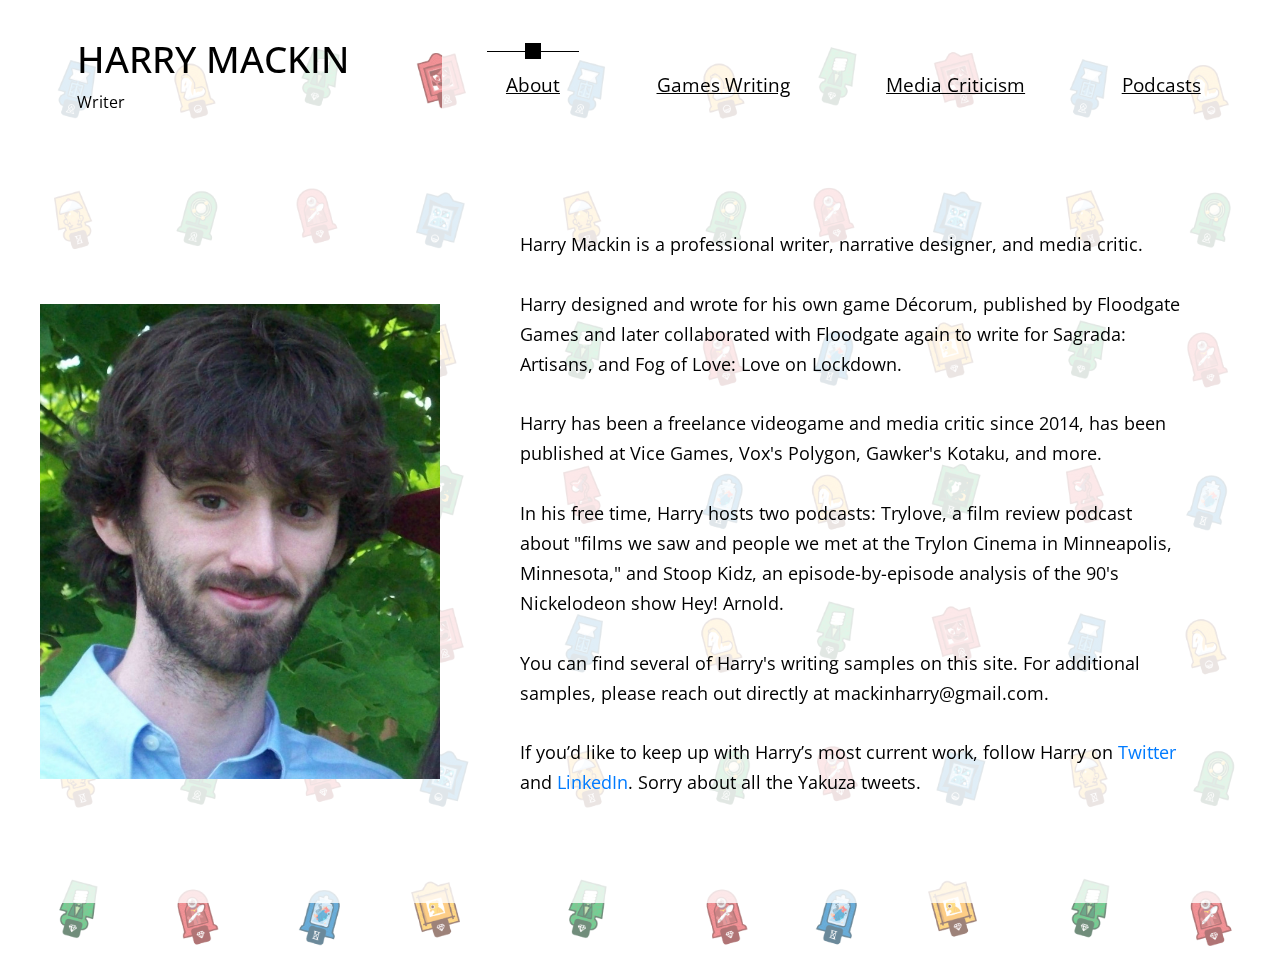
<file: index.html>
<!DOCTYPE html>
<html lang="en">
  <head>
    <link href="favicon.ico" rel="shortcut icon" type="image/x-icon" />
    <meta charset="UTF-8" />
    <meta name="viewport" content="width=device-width, initial-scale=1.0" />
    <meta http-equiv="X-UA-Compatible" content="ie=edge" />
    <title>Harry Mackin</title>

    <link rel="stylesheet" href="https://fonts.googleapis.com/css?family=Open+Sans:400,600" />
    <link rel="stylesheet" href="css/all.min.css" />
    <link rel="stylesheet" href="css/bootstrap.min.css" />
    <link rel="stylesheet" href="css/templatemo-style.css" />
<!--
Parallo Template
https://templatemo.com/tm-534-parallo
-->
  </head>
  
  <!-- Google tag (gtag.js) -->
<script async src="https://www.googletagmanager.com/gtag/js?id=G-CL1NQDXTBW"></script>
<script>
  window.dataLayer = window.dataLayer || [];
  function gtag(){dataLayer.push(arguments);}
  gtag('js', new Date());

  gtag('config', 'G-CL1NQDXTBW');
</script>

  <body>
    <div class="parallax-window" data-parallax="scroll" data-image-src="img/bg-01.png">
      <div class="container-fluid">
        <div class="row tm-brand-row">
          <div class="col-lg-4 col-11">
            <div class="tm-brand-container tm-bg-white-transparent">
              <div class="tm-brand-texts">
                <h1 class="text-uppercase tm-brand-name">Harry Mackin</h1>
                <p class="small">Writer</p>
              </div>
            </div>
          </div>
          <div class="col-lg-8 col-1">
            <div class="tm-nav">
              <nav class="navbar navbar-expand-lg navbar-light tm-bg-white-transparent tm-navbar">
                <button class="navbar-toggler" type="button"
                  data-toggle="collapse" data-target="#navbarNav"
                  aria-controls="navbarNav" aria-expanded="false" aria-label="Toggle navigation">
                  <span class="navbar-toggler-icon"></span>
                </button>
                <div class="collapse navbar-collapse" id="navbarNav">
                  <ul class="navbar-nav">
                    <li class="nav-item active">
                      <div class="tm-nav-link-highlight"></div>
                      <a class="nav-link" href="index">About<span class="sr-only">(current)</span></a>
                    </li>
                    <li class="nav-item">
                      <div class="tm-nav-link-highlight"></div>
                      <a class="nav-link" href="GamesWriting">Games Writing</a>
                    </li>
                    <li class="nav-item">
                      <div class="tm-nav-link-highlight"></div>
                      <a class="nav-link" href="MediaCriticism">Media Criticism</a>
                    </li>
                    <li class="nav-item">
                      <div class="tm-nav-link-highlight"></div>
                      <a class="nav-link" href="Podcasts">Podcasts</a>
                    </li>
                  </ul>
                </div>
              </nav>
            </div>
          </div>
        </div>
      </div>
       <!-- Call to Action -->
       <section class="row tm-testimonials-cta" id="tmCallToAction">
        <div class="tm-bg-white-transparent col-12 tm-call-to-action-col">
          <img src="Images/harry-pic.jpg" alt="Image" class="img-fluid tm-profile-image"/>
          <div class="tm-call-to-action-text">
            <p class="tm-call-to-action-description">
              Harry Mackin is a professional writer, narrative designer, and media critic. 
              <br>
              <br>
              Harry designed and wrote for his own game Décorum, published by Floodgate Games and later collaborated with Floodgate again to write for Sagrada: Artisans, and Fog of Love: Love on Lockdown.
              <br>  
              <br>  
              Harry has been a freelance videogame and media critic since 2014, has been published at Vice Games, Vox's Polygon, Gawker's Kotaku, and more.        
              <br>  
              <br>
              In his free time, Harry hosts two podcasts: Trylove, a film review podcast about "films we saw and people we met at the Trylon Cinema in Minneapolis, Minnesota," and Stoop Kidz, an episode-by-episode analysis of the 90's Nickelodeon show Hey! Arnold.
              <br>  
              <br>
              You can find several of Harry's writing samples on this site. For additional samples, please reach out directly at mackinharry@gmail.com.
              <br>  
              <br>
              If you’d like to keep up with Harry’s most current work, follow Harry on <a href="https://twitter.com/punishedtake">Twitter</a> and <a href="https://www.linkedin.com/in/harrymackin/">LinkedIn</a>. Sorry about all the Yakuza tweets.
            </a></p>
          </div>
        </div>
      </section>
    </div>
      <!-- .container-fluid -->
    <script src="js/jquery.min.js"></script>
    <script src="js/parallax.min.js"></script>
    <script src="js/bootstrap.min.js"></script>
  </body>
</html>
</file>
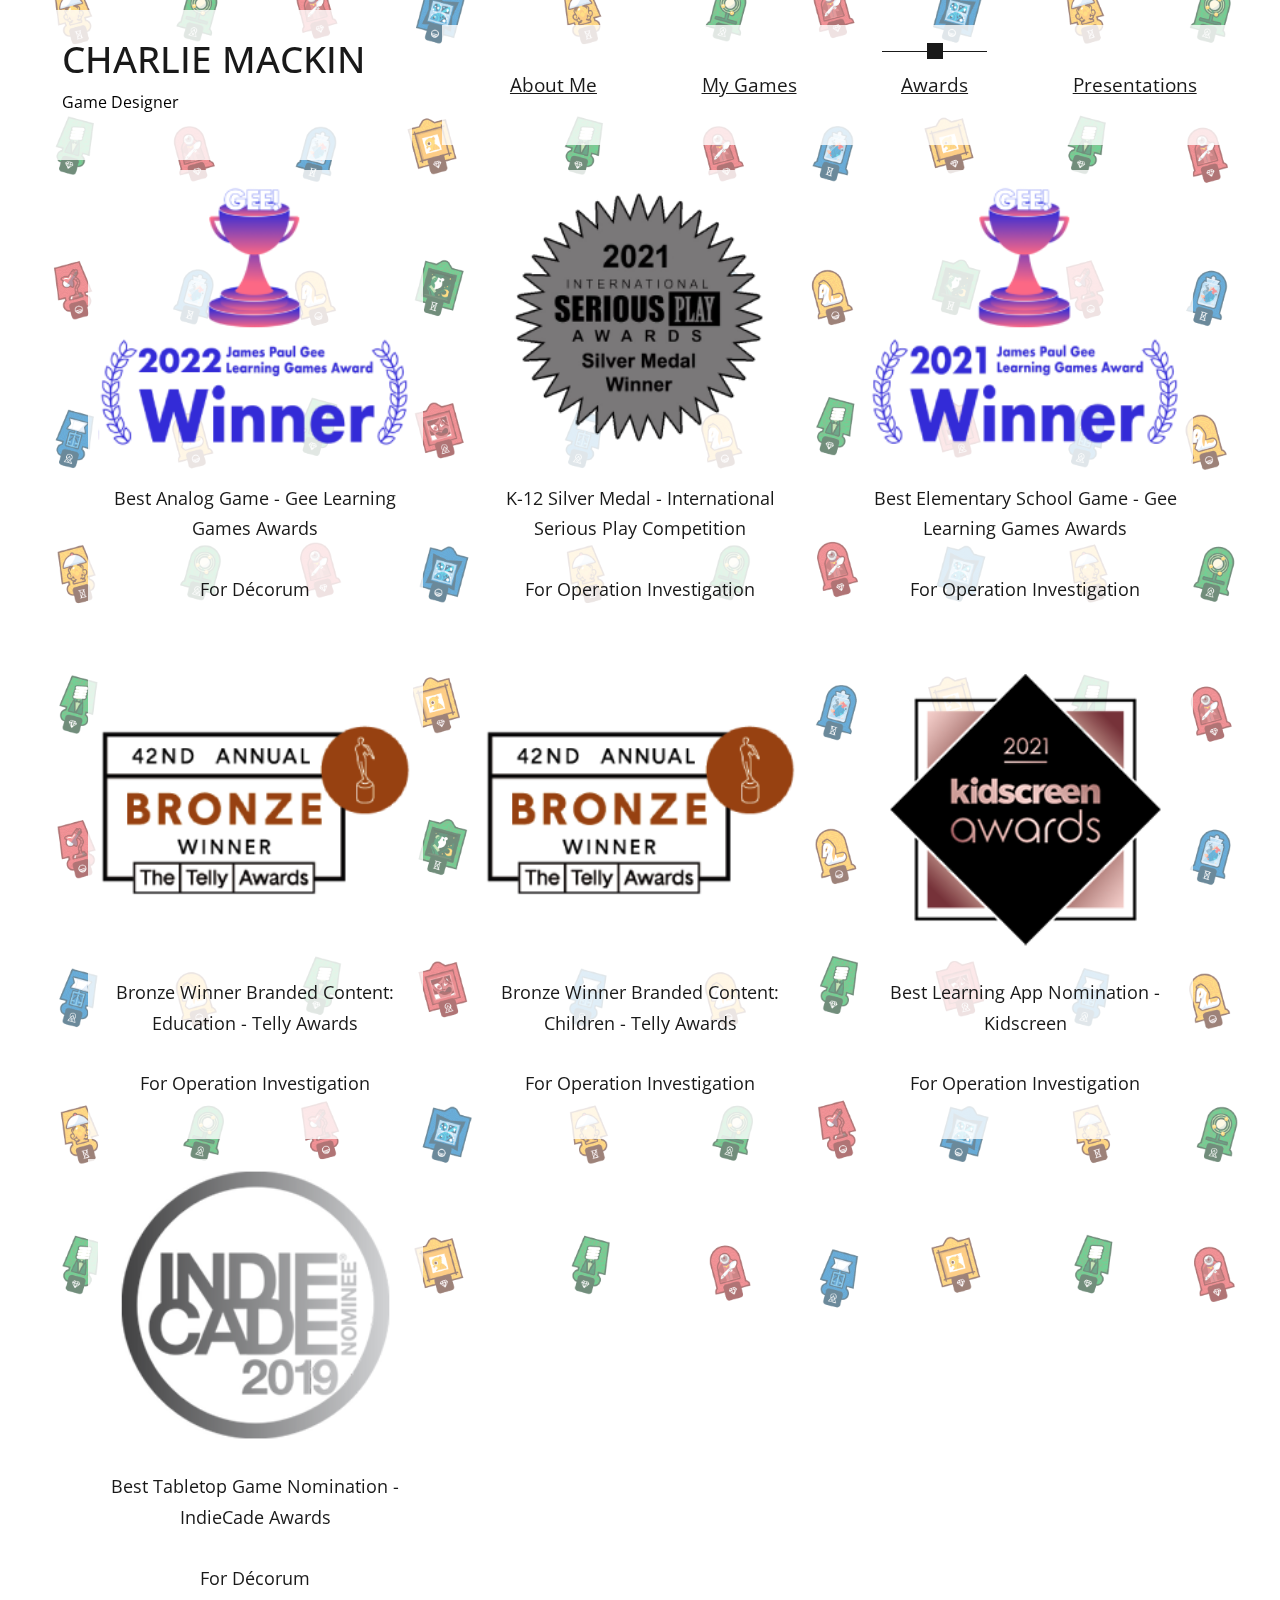
<file: Old/Awards.html>
<!DOCTYPE html>
<html lang="en">
  <head>
    <meta charset="UTF-8" />
    <meta name="viewport" content="width=device-width, initial-scale=1.0" />
    <meta http-equiv="X-UA-Compatible" content="ie=edge" />
    <title>Charlie Mackin</title>

    <link rel="stylesheet" href="https://fonts.googleapis.com/css?family=Open+Sans:400,600" />
    <link rel="stylesheet" href="css/all.min.css" />
    <link rel="stylesheet" href="css/bootstrap.min.css" />
    <link rel="stylesheet" type="text/css" href="slick/slick.css"/>    
    <link rel="stylesheet" type="text/css" href="slick/slick-theme.css"/>
    <link rel="stylesheet" href="css/templatemo-style.css" />
  </head>

<!-- Google tag (gtag.js) -->
<script async src="https://www.googletagmanager.com/gtag/js?id=G-9P558RRD24"></script>
<script>
  window.dataLayer = window.dataLayer || [];
  function gtag(){dataLayer.push(arguments);}
  gtag('js', new Date());

  gtag('config', 'G-9P558RRD24');
</script>

<!--
Parallo Template
https://templatemo.com/tm-534-parallo
-->
<body>
  <div class="parallax-window" data-parallax="scroll" data-image-src="img/bg-01.png">
    <div class="container-fluid">
      <div class="row tm-brand-row">
        <div class="col-lg-4 col-11">
          <div class="tm-brand-container tm-bg-white-transparent">
            <div class="tm-brand-texts">
              <h1 class="text-uppercase tm-brand-name">Charlie Mackin</h1>
              <p class="small">Game Designer</p>
            </div>
          </div>
        </div>
        <div class="col-lg-8 col-1">
          <div class="tm-nav">
            <nav class="navbar navbar-expand-lg navbar-light tm-bg-white-transparent tm-navbar">
              <button class="navbar-toggler" type="button"
                data-toggle="collapse" data-target="#navbarNav"
                aria-controls="navbarNav" aria-expanded="false" aria-label="Toggle navigation">
                <span class="navbar-toggler-icon"></span>
              </button>
              <div class="collapse navbar-collapse" id="navbarNav">
                <ul class="navbar-nav">
                  <li class="nav-item">
                    <div class="tm-nav-link-highlight"></div>
                    <a class="nav-link" href="index.html">About Me</a>
                  </li>
                  <li class="nav-item">
                    <div class="tm-nav-link-highlight"></div>
                    <a class="nav-link" href="MyGames.html">My Games</a>
                  </li>
                  <li class="nav-item active">
                    <div class="tm-nav-link-highlight"></div>
                    <a class="nav-link" href="Awards.html">Awards</a>
                  </li>
                  <li class="nav-item">
                    <div class="tm-nav-link-highlight"></div>
                    <a class="nav-link" href="Presentations.html">Presentations</a>
                  </li>
                  </ul>
                </div>
              </nav>
            </div>
          </div>
        </div>

        <section class="row" id="tmAbout">
          <div class="col-lg-4">
            <div class="tm-bg-white-transparent tm-about-box">
             <center> <img src="WebsitePhotos/Gee2.png" alt="Image" class="img-fluid tm-call-to-action-image" />             
              <p class="tm-about-name">Best Analog Game - Gee Learning Games Awards</p>
              <p class="tm-about-name">For Décorum</p>
            </center>
            </div>
          </div>

          <div class="col-lg-4">
            <div class="tm-bg-white-transparent tm-about-box">
             <center> <img src="WebsitePhotos/SeriousPlay.png" alt="Image" class="img-fluid tm-call-to-action-image" />             
              <p class="tm-about-name">K-12 Silver Medal - International Serious Play Competition</p>
              <p class="tm-about-name">For Operation Investigation</p>
            </center>
            </div>
          </div>

          <div class="col-lg-4">
            <div class="tm-bg-white-transparent tm-about-box">
             <center> <img src="WebsitePhotos/GeeAward.png" alt="Image" class="img-fluid tm-call-to-action-image" />             
              <p class="tm-about-name">Best Elementary School Game - Gee Learning Games Awards</p>
              <p class="tm-about-name">For Operation Investigation</p>
            </center>
            </div>
          </div>

          <div class="col-lg-4">
            <div class="tm-bg-white-transparent tm-about-box">
             <center> <img src="WebsitePhotos/Telly_Winners.png" alt="Image" class="img-fluid tm-call-to-action-image" />             
              <p class="tm-about-name">Bronze Winner Branded Content: Education - Telly Awards</p>
              <p class="tm-about-name">For Operation Investigation</p>
            </center>
            </div>
          </div>

          <div class="col-lg-4">
            <div class="tm-bg-white-transparent tm-about-box">
             <center> <img src="WebsitePhotos/Telly_Winners.png" alt="Image" class="img-fluid tm-call-to-action-image" />             
              <p class="tm-about-name">Bronze Winner Branded Content: Children - Telly Awards</p>
              <p class="tm-about-name">For Operation Investigation</p>
            </center>
            </div>
          </div>

          <div class="col-lg-4">
            <div class="tm-bg-white-transparent tm-about-box">
             <center> <img src="WebsitePhotos/KidScreen.png" alt="Image" class="img-fluid tm-call-to-action-image" />             
              <p class="tm-about-name">Best Learning App Nomination - Kidscreen</p>
              <p class="tm-about-name">For Operation Investigation</p>
            </center>
            </div>
          </div>

          <div class="col-lg-4">
            <div class="tm-bg-white-transparent tm-about-box">
             <center> <img src="WebsitePhotos/Indiecade.png" alt="Image" class="img-fluid tm-call-to-action-image" />             
              <p class="tm-about-name">Best Tabletop Game Nomination - IndieCade Awards</p>
              <p class="tm-about-name">For Décorum</p>
            </center>
            </div>
          </div>
        </section>

      <!-- .container-fluid -->
    </div>

    <script src="js/jquery.min.js"></script>
    <script src="js/parallax.min.js"></script>
    <script src="js/bootstrap.min.js"></script>
    <script src="slick/slick.min.js"></script>
    <script>
        $(function(){
            $('.tabgroup > div').hide();
            $('.tabgroup > div:first-of-type').show();  
            $('.tabs a').click(function(e){
              e.preventDefault();
              var $this = $(this),
                  tabgroup = '#'+$this.parents('.tabs').data('tabgroup'),
                  others = $this.closest('li').siblings().children('a'),
                  target = $this.attr('href');
              others.removeClass('active');
              $this.addClass('active');
              $(tabgroup).children('div').hide();
              $(target).show();

              // Scroll to tab content (for mobile)
              if($(window).width() < 992) {
                  $('html, body').animate({
                      scrollTop: $("#first-tab-group").offset().top
                  }, 200);    
              }              
            })

            $('.tm-carousel').slick({
                dots: true,
                  infinite: false,
                  arrows: false,
                  speed: 300,
                  slidesToShow: 3,
                  slidesToScroll: 2,
                  responsive: [
                    {
                      breakpoint: 1024,
                      settings: {
                          arrows: false,
                        slidesToShow: 2,
                        slidesToScroll: 1,
                        infinite: true,
                        dots: true
                      }
                    },
                    {
                      breakpoint: 600,
                      settings: {
                          arrows: false,
                        slidesToShow: 1,
                        slidesToScroll: 1
                      }
                    },
                    {
                      breakpoint: 480,
                      settings: {
                          arrows: false,
                        slidesToShow: 1,
                        slidesToScroll: 1
                      }
                    }
                    // You can unslick at a given breakpoint now by adding:
                    // settings: "unslick"
                    // instead of a settings object
                  ]
            });  
        });
        
    </script>
  </body>
</html>
</file>
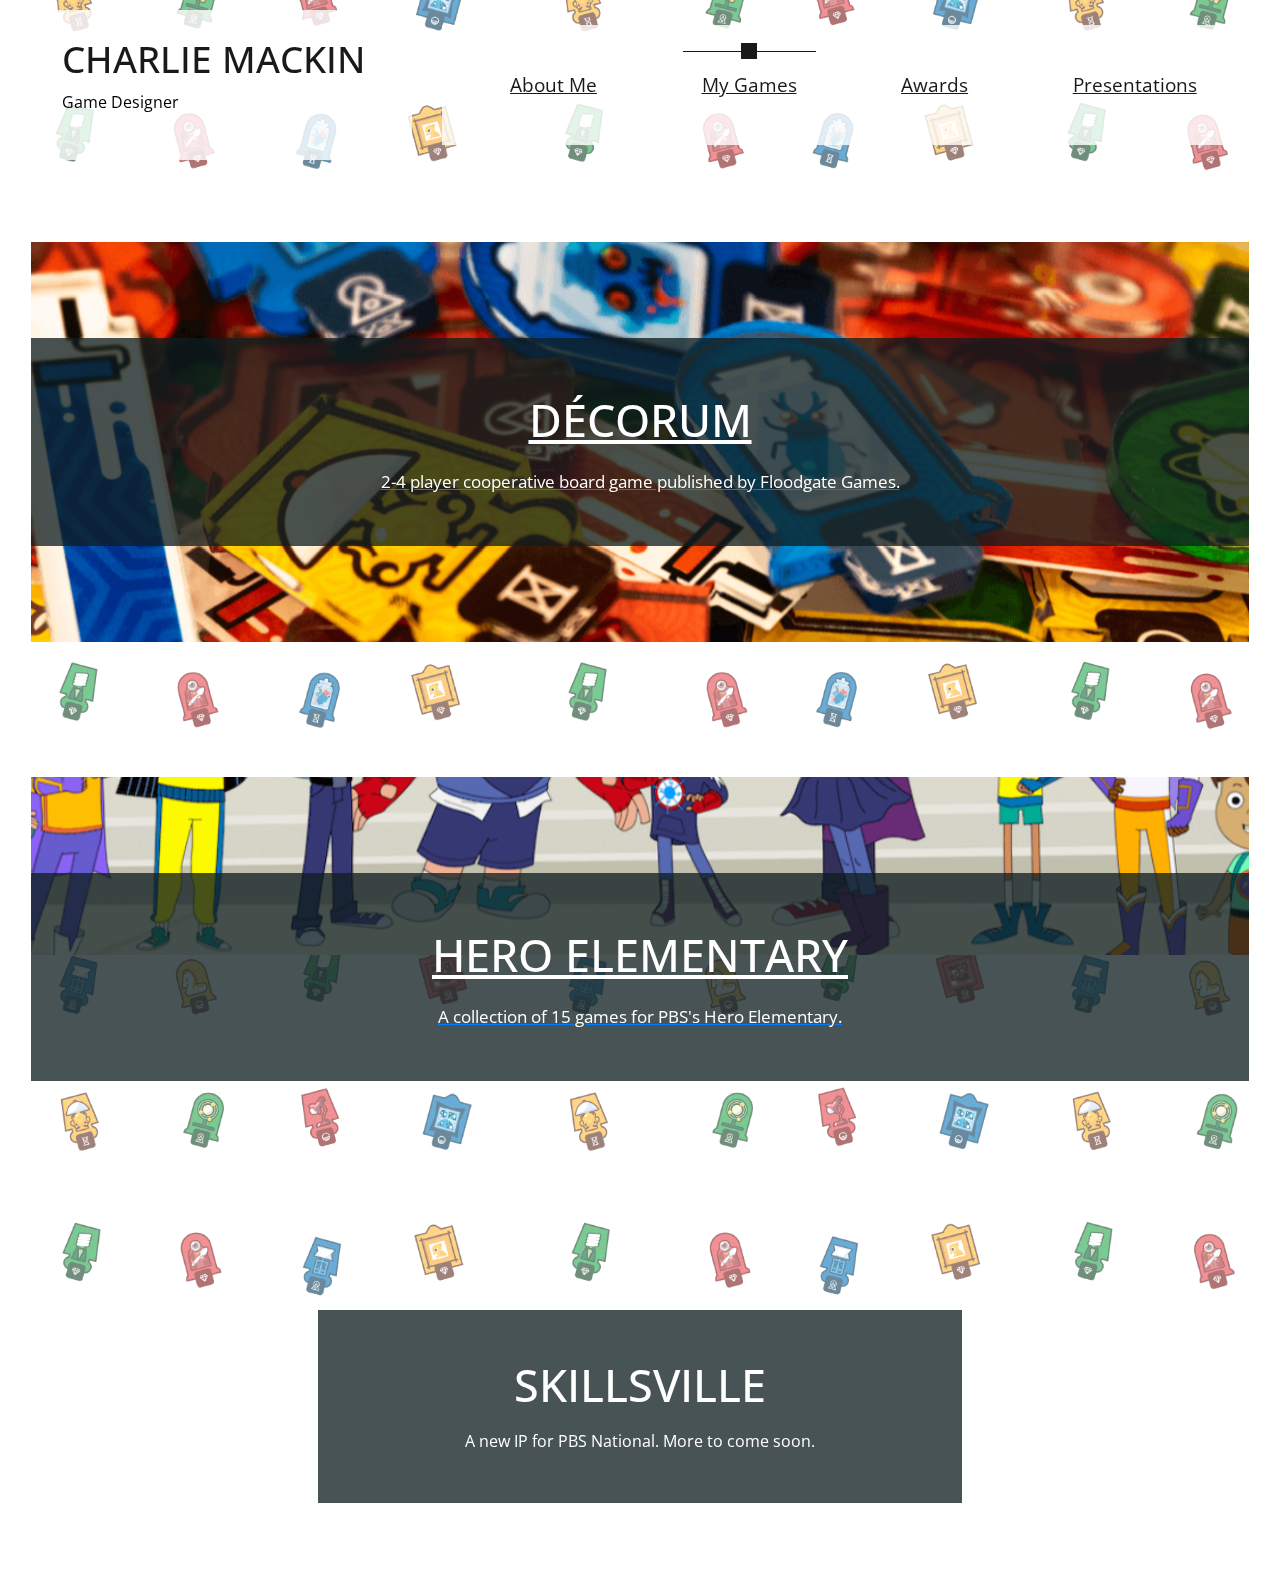
<file: Old/MyGames.html>
<!DOCTYPE html>
<html lang="en">
  <head>
    <meta charset="UTF-8" />
    <meta name="viewport" content="width=device-width, initial-scale=1.0" />
    <meta http-equiv="X-UA-Compatible" content="ie=edge" />
    <title>Charlie Mackin</title>

    <link rel="stylesheet" href="https://fonts.googleapis.com/css?family=Open+Sans:400,600" />
    <link rel="stylesheet" href="css/all.min.css" />
    <link rel="stylesheet" href="css/bootstrap.min.css" />
    <link rel="stylesheet" type="text/css" href="slick/slick.css"/>    
    <link rel="stylesheet" type="text/css" href="slick/slick-theme.css"/>
    <link rel="stylesheet" href="css/templatemo-style.css" />
  </head>

<!-- Google tag (gtag.js) -->
<script async src="https://www.googletagmanager.com/gtag/js?id=G-9P558RRD24"></script>
<script>
  window.dataLayer = window.dataLayer || [];
  function gtag(){dataLayer.push(arguments);}
  gtag('js', new Date());

  gtag('config', 'G-9P558RRD24');
</script>

<!--
Parallo Template
https://templatemo.com/tm-534-parallo
-->
<body>
  <div class="parallax-window" data-parallax="scroll" data-image-src="img/bg-01.png">
    <div class="container-fluid">
      <div class="row tm-brand-row">
        <div class="col-lg-4 col-11">
          <div class="tm-brand-container tm-bg-white-transparent">
            <div class="tm-brand-texts">
              <h1 class="text-uppercase tm-brand-name">Charlie Mackin</h1>
              <p class="small">Game Designer</p>
            </div>
          </div>
        </div>
        <div class="col-lg-8 col-1">
          <div class="tm-nav">
            <nav class="navbar navbar-expand-lg navbar-light tm-bg-white-transparent tm-navbar">
              <button class="navbar-toggler" type="button"
                data-toggle="collapse" data-target="#navbarNav"
                aria-controls="navbarNav" aria-expanded="false" aria-label="Toggle navigation">
                <span class="navbar-toggler-icon"></span>
              </button>
              <div class="collapse navbar-collapse" id="navbarNav">
                <ul class="navbar-nav">
                  <li class="nav-item">
                    <div class="tm-nav-link-highlight"></div>
                    <a class="nav-link" href="index.html">About Me</a>
                  </li>
                  <li class="nav-item active">
                    <div class="tm-nav-link-highlight"></div>
                    <a class="nav-link" href="MyGames.html">My Games</a>
                  </li>
                  <li class="nav-item">
                    <div class="tm-nav-link-highlight"></div>
                    <a class="nav-link" href="Awards.html">Awards</a>
                  </li>
                  <li class="nav-item">
                    <div class="tm-nav-link-highlight"></div>
                    <a class="nav-link" href="Presentations.html">Presentations</a>
                  </li>
                  </ul>
                </div>
              </nav>
            </div>
          </div>
        </div>

        <!-- Decorum header -->
        <a class="nav-link" href="decorum.html">
        <section class="row" id="tmServices">
          <div class="col-12">
            <div class="parallax-window tm-services-parallax-header tm-testimonials-parallax-header"
                 data-parallax="scroll"
                 data-z-index="101"
                 data-image-src="img/Acrylic.png">

                 <div class="tm-bg-black-transparent text-center tm-services-header tm-testimonials-header">
                    <h2 class="text-uppercase tm-services-page-title tm-testimonials-page-title">Décorum</h2>
                    <p class="tm-services-description mb-0 small">
                      2-4 player cooperative board game published by Floodgate Games.    
                    </p>
                </div>
            </div>
        </a>
          </div>   
        </section>


        <!-- Hero header -->
        <a class="nav-link" href="Hero.html">
        <section class="row" id="tmServices">
          <div class="col-12">
            <div class="parallax-window tm-services-parallax-header tm-testimonials-parallax-header"
                 data-parallax="scroll"
                 data-z-index="101"
                 data-image-src="img/hero.png">

                 <div class="tm-bg-black-transparent text-center tm-services-header tm-testimonials-header">
                    <h2 class="text-uppercase tm-services-page-title tm-testimonials-page-title">Hero Elementary</h2>
                    <p class="tm-services-description mb-0 small">
                      A collection of 15 games for PBS's Hero Elementary.    
                    </p>
                </div>
            </div>
        </a>
          </div>   
        </section>  
        
        <section id="tmAppFeatures">
          <div class="row">
              <header class="col-12 text-center text-white tm-bg-black-transparent p-5 tm-app-header">
                  <h2 class="text-uppercase mb-3 tm-app-feature-header">Skillsville</h2>
                  <p class="mb-0 small">A new IP for PBS National. More to come soon.</p>
              </header>
          </div>
          </section>

      <!-- .container-fluid -->
    </div>

    <script src="js/jquery.min.js"></script>
    <script src="js/parallax.min.js"></script>
    <script src="js/bootstrap.min.js"></script>
    <script src="slick/slick.min.js"></script>
    <script>
        $(function(){
            $('.tabgroup > div').hide();
            $('.tabgroup > div:first-of-type').show();  
            $('.tabs a').click(function(e){
              e.preventDefault();
              var $this = $(this),
                  tabgroup = '#'+$this.parents('.tabs').data('tabgroup'),
                  others = $this.closest('li').siblings().children('a'),
                  target = $this.attr('href');
              others.removeClass('active');
              $this.addClass('active');
              $(tabgroup).children('div').hide();
              $(target).show();

              // Scroll to tab content (for mobile)
              if($(window).width() < 992) {
                  $('html, body').animate({
                      scrollTop: $("#first-tab-group").offset().top
                  }, 200);    
              }              
            })

            $('.tm-carousel').slick({
                dots: true,
                  infinite: false,
                  arrows: false,
                  speed: 300,
                  slidesToShow: 3,
                  slidesToScroll: 2,
                  responsive: [
                    {
                      breakpoint: 1024,
                      settings: {
                          arrows: false,
                        slidesToShow: 2,
                        slidesToScroll: 1,
                        infinite: true,
                        dots: true
                      }
                    },
                    {
                      breakpoint: 600,
                      settings: {
                          arrows: false,
                        slidesToShow: 1,
                        slidesToScroll: 1
                      }
                    },
                    {
                      breakpoint: 480,
                      settings: {
                          arrows: false,
                        slidesToShow: 1,
                        slidesToScroll: 1
                      }
                    }
                    // You can unslick at a given breakpoint now by adding:
                    // settings: "unslick"
                    // instead of a settings object
                  ]
            });  
        });
        
    </script>
  </body>
</html>
</file>
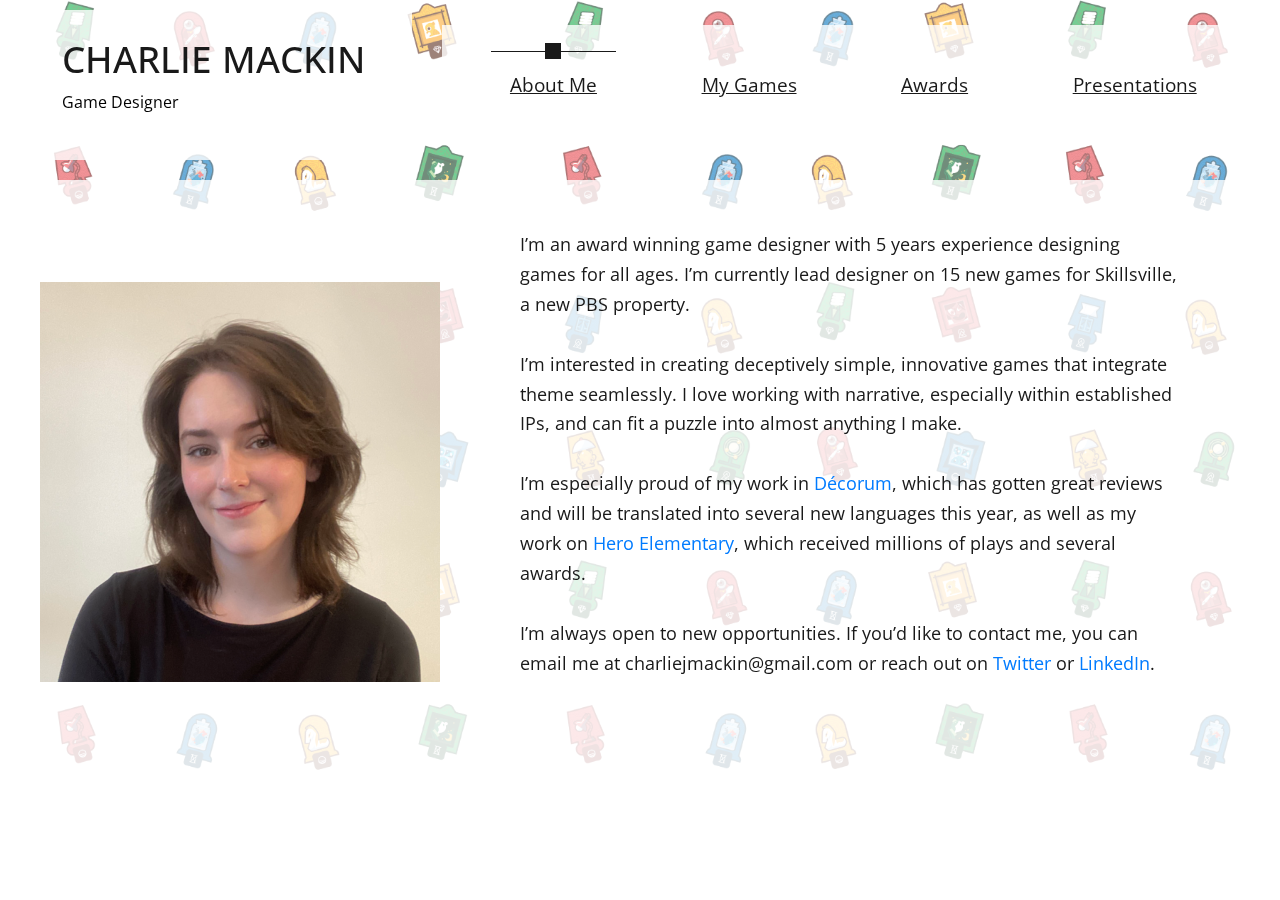
<file: Old/Oldindex.html>
<!DOCTYPE html>
<html lang="en">
  <head>
    <link href="favicon.ico" rel="shortcut icon" type="image/x-icon" />
    <meta charset="UTF-8" />
    <meta name="viewport" content="width=device-width, initial-scale=1.0" />
    <meta http-equiv="X-UA-Compatible" content="ie=edge" />
    <title>Charlie Mackin</title>

    <link rel="stylesheet" href="https://fonts.googleapis.com/css?family=Open+Sans:400,600" />
    <link rel="stylesheet" href="css/all.min.css" />
    <link rel="stylesheet" href="css/bootstrap.min.css" />
    <link rel="stylesheet" href="css/templatemo-style.css" />
<!--
Parallo Template
https://templatemo.com/tm-534-parallo
-->
  </head>

<!-- Google tag (gtag.js) -->
<script async src="https://www.googletagmanager.com/gtag/js?id=G-9P558RRD24"></script>
<script>
  window.dataLayer = window.dataLayer || [];
  function gtag(){dataLayer.push(arguments);}
  gtag('js', new Date());

  gtag('config', 'G-9P558RRD24');
</script>

  <body>
    <div class="parallax-window" data-parallax="scroll" data-image-src="img/bg-01.png">
      <div class="container-fluid">
        <div class="row tm-brand-row">
          <div class="col-lg-4 col-11">
            <div class="tm-brand-container tm-bg-white-transparent">
              <div class="tm-brand-texts">
                <h1 class="text-uppercase tm-brand-name">Charlie Mackin</h1>
                <p class="small">Game Designer</p>
              </div>
            </div>
          </div>
          <div class="col-lg-8 col-1">
            <div class="tm-nav">
              <nav class="navbar navbar-expand-lg navbar-light tm-bg-white-transparent tm-navbar">
                <button class="navbar-toggler" type="button"
                  data-toggle="collapse" data-target="#navbarNav"
                  aria-controls="navbarNav" aria-expanded="false" aria-label="Toggle navigation">
                  <span class="navbar-toggler-icon"></span>
                </button>
                <div class="collapse navbar-collapse" id="navbarNav">
                  <ul class="navbar-nav">
                    <li class="nav-item active">
                      <div class="tm-nav-link-highlight"></div>
                      <a class="nav-link" href="#">About Me <span class="sr-only">(current)</span></a>
                    </li>
                    <li class="nav-item">
                      <div class="tm-nav-link-highlight"></div>
                      <a class="nav-link" href="MyGames.html">My Games</a>
                    </li>
                    <li class="nav-item">
                      <div class="tm-nav-link-highlight"></div>
                      <a class="nav-link" href="Awards.html">Awards</a>
                    </li>
                    <li class="nav-item">
                      <div class="tm-nav-link-highlight"></div>
                      <a class="nav-link" href="Presentations.html">Presentations</a>
                    </li>
                  </ul>
                </div>
              </nav>
            </div>
          </div>
        </div>
      </div>
       <!-- Call to Action -->
       <section class="row tm-testimonials-cta" id="tmCallToAction">
        <div class="tm-bg-white-transparent col-12 tm-call-to-action-col">
          <img src="WebsitePhotos/SquareHeadshot.png" alt="Image" class="img-fluid tm-call-to-action-image"/>
          <div class="tm-call-to-action-text">
            <p class="tm-call-to-action-description">
              I’m an award winning game designer with 5 years experience designing games for all ages. I’m currently lead designer on 15 new games for Skillsville, a new PBS property.
              <br>
              <br>
              I’m interested in creating deceptively simple, innovative games that integrate theme seamlessly. I love working with narrative, especially within established IPs, and can fit a puzzle into almost anything I make. 
              <br>  
              <br>  
              I’m especially proud of my work in <a href="decorum.html">Décorum</a>, which has gotten great reviews and will be translated into several new languages this year, as well as my work on <a href="Hero.html">Hero Elementary</a>, which received millions of plays and several awards.        
              <br>  
              <br>
              I’m always open to new opportunities. If you’d like to contact me, you can email me at charliejmackin@gmail.com or reach out on <a href="https://twitter.com/charliemander13">Twitter</a> or <a href="https://www.linkedin.com/in/charliemackin/">LinkedIn</a>. </p>
          </div>
        </div>
      </section>
    </div>
      <!-- .container-fluid -->
    <script src="js/jquery.min.js"></script>
    <script src="js/parallax.min.js"></script>
    <script src="js/bootstrap.min.js"></script>
  </body>
</html>
</file>
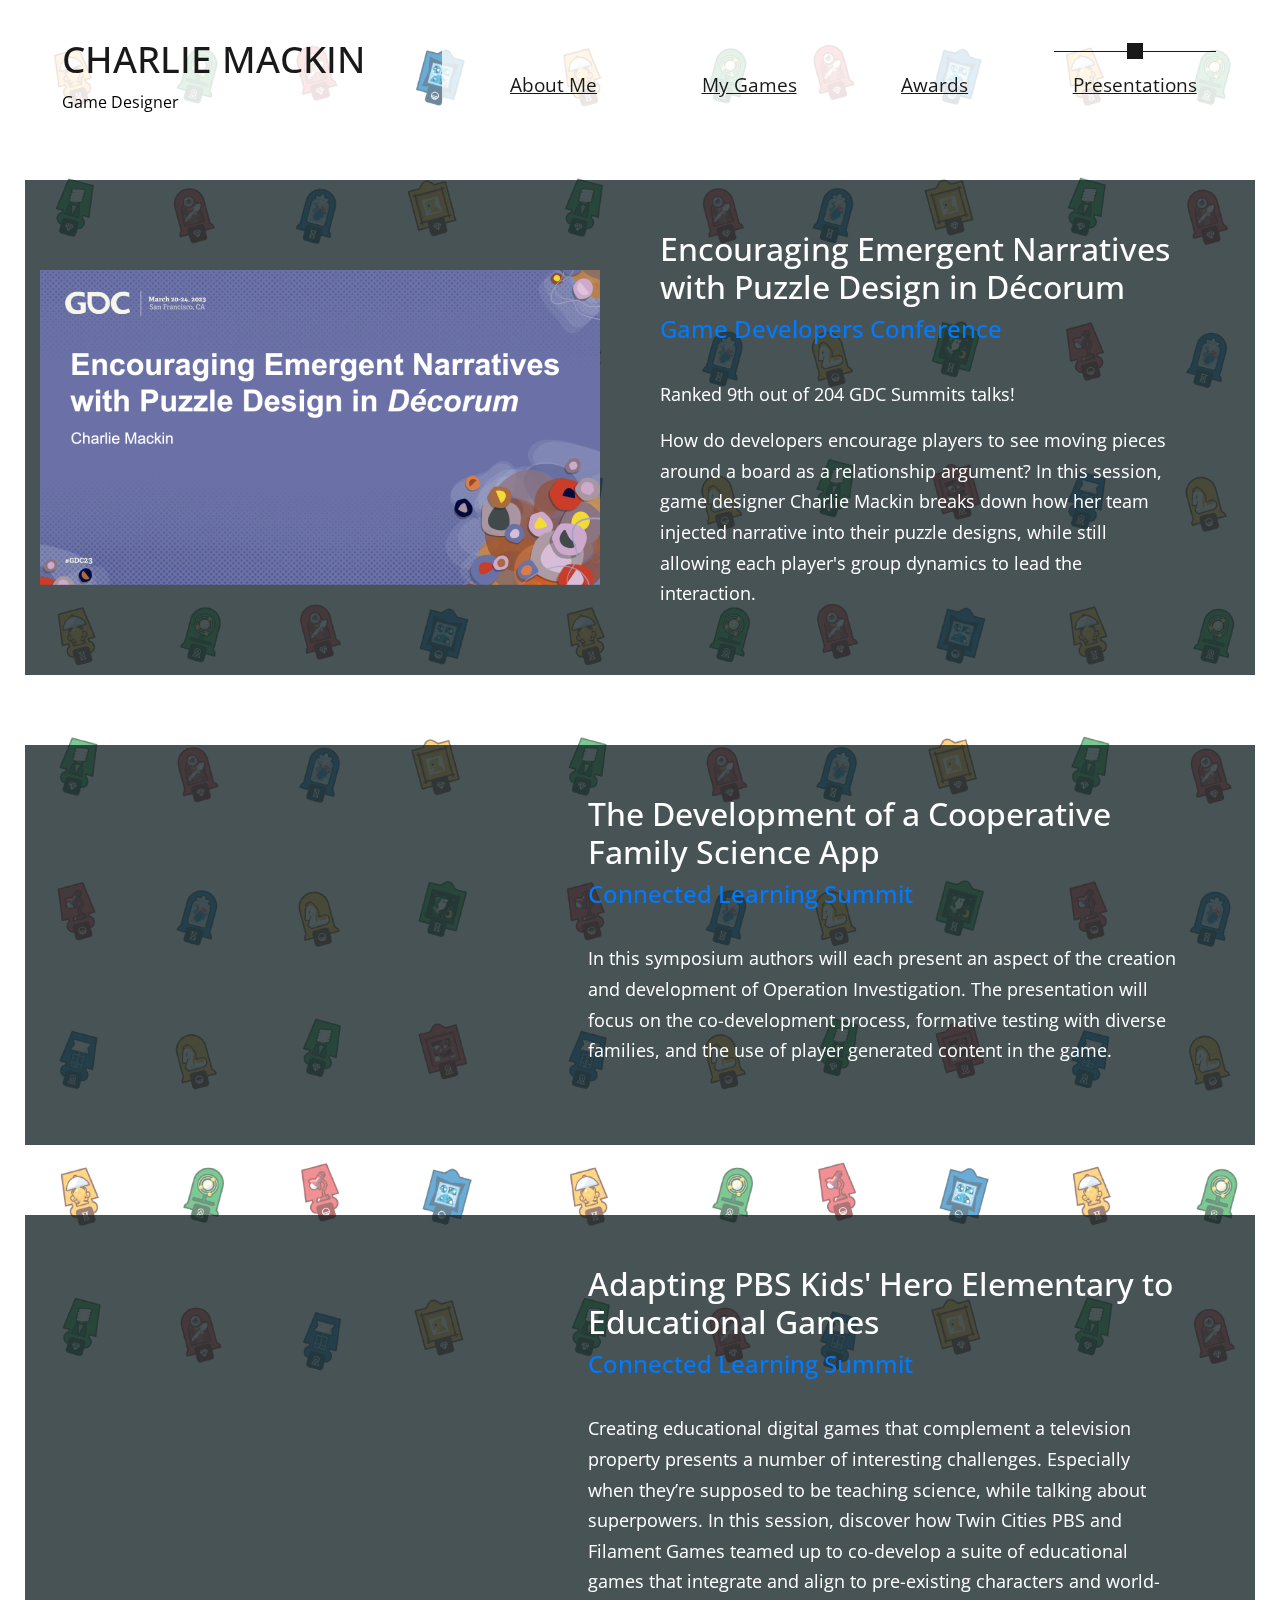
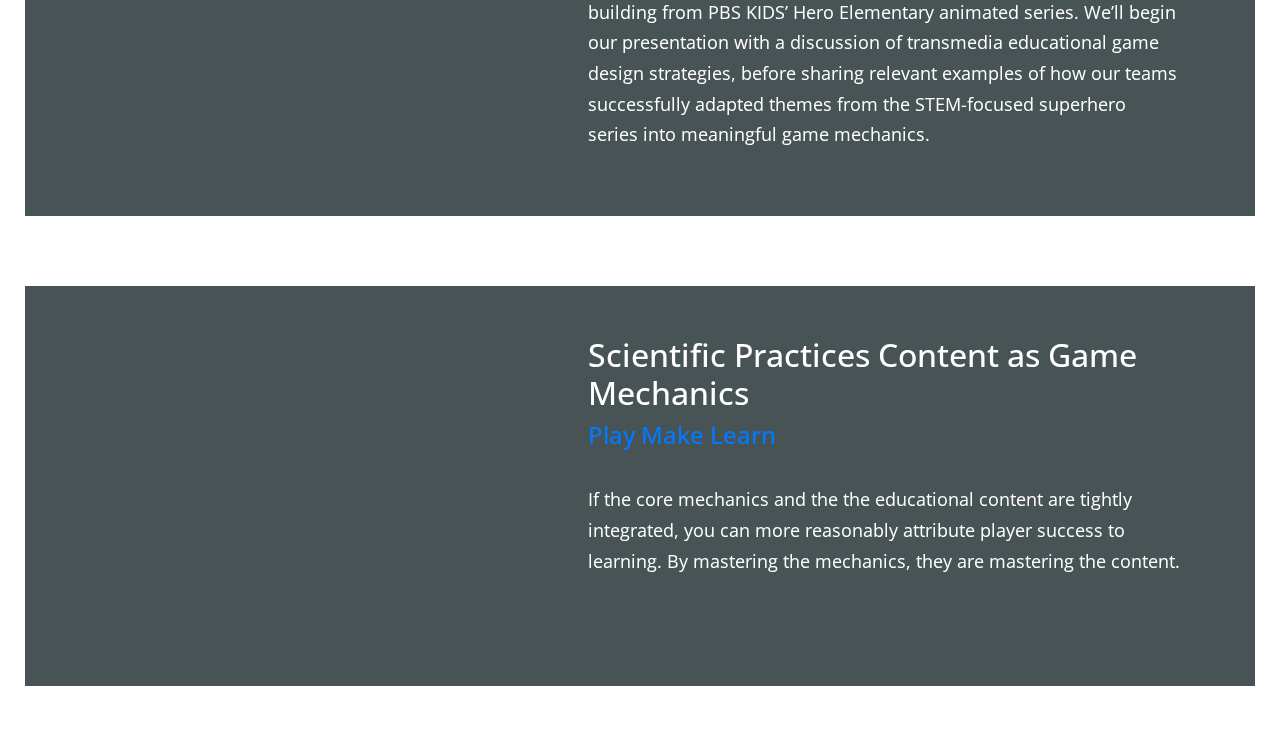
<file: Old/Presentations.html>
<!DOCTYPE html>
<html lang="en">
  <head>
    <meta charset="UTF-8" />
    <meta name="viewport" content="width=device-width, initial-scale=1.0" />
    <meta http-equiv="X-UA-Compatible" content="ie=edge" />
    <title>Charlie Mackin</title>

    <link rel="stylesheet" href="https://fonts.googleapis.com/css?family=Open+Sans:400,600" />
    <link rel="stylesheet" href="css/all.min.css" />
    <link rel="stylesheet" href="css/bootstrap.min.css" />
    <link rel="stylesheet" type="text/css" href="slick/slick.css"/>    
    <link rel="stylesheet" type="text/css" href="slick/slick-theme.css"/>
    <link rel="stylesheet" href="css/templatemo-style.css" />
  </head>

<!-- Google tag (gtag.js) -->
<script async src="https://www.googletagmanager.com/gtag/js?id=G-9P558RRD24"></script>
<script>
  window.dataLayer = window.dataLayer || [];
  function gtag(){dataLayer.push(arguments);}
  gtag('js', new Date());

  gtag('config', 'G-9P558RRD24');
</script>

<!--
Parallo Template
https://templatemo.com/tm-534-parallo
-->
<body>
  <div class="parallax-window" data-parallax="scroll" data-image-src="img/bg-01.png">
    <div class="container-fluid">
      <div class="row tm-brand-row">
        <div class="col-lg-4 col-11">
          <div class="tm-brand-container tm-bg-white-transparent">
            <div class="tm-brand-texts">
              <h1 class="text-uppercase tm-brand-name">Charlie Mackin</h1>
              <p class="small">Game Designer</p>
            </div>
          </div>
        </div>
        <div class="col-lg-8 col-1">
          <div class="tm-nav">
            <nav class="navbar navbar-expand-lg navbar-light tm-bg-white-transparent tm-navbar">
              <button class="navbar-toggler" type="button"
                data-toggle="collapse" data-target="#navbarNav"
                aria-controls="navbarNav" aria-expanded="false" aria-label="Toggle navigation">
                <span class="navbar-toggler-icon"></span>
              </button>
              <div class="collapse navbar-collapse" id="navbarNav">
                <ul class="navbar-nav">
                  <li class="nav-item">
                    <div class="tm-nav-link-highlight"></div>
                    <a class="nav-link" href="index.html">About Me</a>
                  </li>
                  <li class="nav-item">
                    <div class="tm-nav-link-highlight"></div>
                    <a class="nav-link" href="MyGames.html">My Games</a>
                  </li>
                  <li class="nav-item">
                    <div class="tm-nav-link-highlight"></div>
                    <a class="nav-link" href="Awards.html">Awards</a>
                  </li>
                  <li class="nav-item active">
                    <div class="tm-nav-link-highlight"></div>
                    <a class="nav-link" href="Presentations.html">Presentations</a>
                  </li>
                  </ul>
                </div>
              </nav>
            </div>
          </div>
        </div>

        <section class="row tm-testimonials-cta" id="tmCallToAction">
          <div class="tm-bg-black-transparent col-12 tm-call-to-action-col">
            <a href="https://www.gdcvault.com/play/1028766/Tabletop-Summit-Encouraging-Emergent-Narratives"><img src="WebsitePhotos/GDCSlide.png" alt="" style="width:560px;height:315px;"></a>
            <div class="tm-call-to-action-text">
              <h2>Encouraging Emergent Narratives with Puzzle Design in Décorum</h2>
              <h4><a href="https://gdconf.com/">Game Developers Conference</a></h4>
              <br>
              <p>Ranked 9th out of 204 GDC Summits talks!</p>
              <p>How do developers encourage players to see moving pieces around a board as a relationship argument? In this session, game designer Charlie Mackin breaks down how her team injected narrative into their puzzle designs, while still allowing each player's group dynamics to lead the interaction.</p>
            </div>
          </div>
        </section>

        <section class="row tm-testimonials-cta" id="tmCallToAction">
          <div class="tm-bg-black-transparent col-12 tm-call-to-action-col">
            <iframe width="560" height="315" src="https://www.youtube.com/embed/yaRFrqP9vG4" frameborder="0" allow="accelerometer; autoplay; encrypted-media; gyroscope; picture-in-picture" allowfullscreen></iframe>
            <div class="tm-call-to-action-text">
              <h2>The Development of a Cooperative Family Science App</h2>
              <h4><a href="https://clalliance.org/">Connected Learning Summit</a></h4>
              <br>
              <p>In this symposium authors will each present an aspect of the creation and development of Operation Investigation. The presentation will focus on the co-development process, formative testing with diverse families, and the use of player generated content in the game.</p>
            </div>
          </div>
        </section>


        <section class="row tm-testimonials-cta" id="tmCallToAction">
          <div class="tm-bg-black-transparent col-12 tm-call-to-action-col">
            <iframe width="560" height="315" src="https://www.youtube.com/embed/cIowvxhNPRQ" frameborder="0" allow="accelerometer; autoplay; encrypted-media; gyroscope; picture-in-picture" allowfullscreen></iframe>
            <div class="tm-call-to-action-text">
              <h2>Adapting PBS Kids' Hero Elementary to Educational Games</h2>
              <h4><a href="https://clalliance.org/">Connected Learning Summit</a></h4>
              <br>
              <p>Creating educational digital games that complement a television property presents a number of interesting challenges. Especially when they’re supposed to be teaching science, while talking about superpowers. In this session, discover how Twin Cities PBS and Filament Games teamed up to co-develop a suite of educational games that integrate and align to pre-existing characters and world-building from PBS KIDS’ Hero Elementary animated series. We’ll begin our presentation with a discussion of transmedia educational game design strategies, before sharing relevant examples of how our teams successfully adapted themes from the STEM-focused superhero series into meaningful game mechanics.</p>
            </div>
          </div>
        </section>

        
        <section class="row tm-testimonials-cta" id="tmCallToAction">
          <div class="tm-bg-black-transparent col-12 tm-call-to-action-col">
            <iframe width="560" height="315" src="https://www.youtube.com/embed/VuGeXYWPF7U" frameborder="0" allow="accelerometer; autoplay; encrypted-media; gyroscope; picture-in-picture" allowfullscreen></iframe>
            <div class="tm-call-to-action-text">
              <h2>Scientific Practices Content as Game Mechanics</h2>
              <h4><a href="http://playmakelearn.org/">Play Make Learn</a></h4>
              <br>
              <p>If the core mechanics and the the educational content are tightly integrated, you can more reasonably attribute player success to learning. By mastering the mechanics, they are mastering the content.</p>
            </div>
          </div>
        </section>

      <!-- .container-fluid -->
    </div>

    <script src="js/jquery.min.js"></script>
    <script src="js/parallax.min.js"></script>
    <script src="js/bootstrap.min.js"></script>
    <script src="slick/slick.min.js"></script>
    <script>
        $(function(){
            $('.tabgroup > div').hide();
            $('.tabgroup > div:first-of-type').show();  
            $('.tabs a').click(function(e){
              e.preventDefault();
              var $this = $(this),
                  tabgroup = '#'+$this.parents('.tabs').data('tabgroup'),
                  others = $this.closest('li').siblings().children('a'),
                  target = $this.attr('href');
              others.removeClass('active');
              $this.addClass('active');
              $(tabgroup).children('div').hide();
              $(target).show();

              // Scroll to tab content (for mobile)
              if($(window).width() < 992) {
                  $('html, body').animate({
                      scrollTop: $("#first-tab-group").offset().top
                  }, 200);    
              }              
            })

            $('.tm-carousel').slick({
                dots: true,
                  infinite: false,
                  arrows: false,
                  speed: 300,
                  slidesToShow: 3,
                  slidesToScroll: 2,
                  responsive: [
                    {
                      breakpoint: 1024,
                      settings: {
                          arrows: false,
                        slidesToShow: 2,
                        slidesToScroll: 1,
                        infinite: true,
                        dots: true
                      }
                    },
                    {
                      breakpoint: 600,
                      settings: {
                          arrows: false,
                        slidesToShow: 1,
                        slidesToScroll: 1
                      }
                    },
                    {
                      breakpoint: 480,
                      settings: {
                          arrows: false,
                        slidesToShow: 1,
                        slidesToScroll: 1
                      }
                    }
                    // You can unslick at a given breakpoint now by adding:
                    // settings: "unslick"
                    // instead of a settings object
                  ]
            });  
        });
        
    </script>
  </body>
</html>
</file>
<file: css/templatemo-style.css>
/*

Parallo Template

https://templatemo.com/tm-534-parallo

COLOR CODE
Dark Brown: #333333
Green: #006666
Light Blue: #0099CC
Blue: #039bcd
nav link color: #666768

Page 1 Image 1x1 size 400px
3 boxes spacing 60px
Logo size: 400x200
840x120

Home section width: 420

*/

html {
  scroll-behavior: smooth;
}

body {
  font-family: "Open Sans", Arial, Helvetica, sans-serif;
  font-size: 18px;
  font-weight: 400;
  color: #6b6b6b;
  overflow-x: hidden;
}

a,
button {
  transition: all 0.3s ease;
}

a:hover {
  text-decoration: none;
}

.container-fluid {
  max-width: 1310px;
}

.small,
small {
  font-size: 90%;
}

.parallax-window {
  min-height: 500px;
  background: transparent;
}

.tm-bg-white-transparent {
  background-color: rgba(255, 255, 255, 0.791);
}

.tm-brand-row {
  align-items: center;
  padding-top: 10px;
  padding-bottom: 0px;
  color: #000000;
}

.tm-brand-container {
  max-width: 400px;
  height: 150px;
  display: flex;
  align-items: center;
  justify-content: center;
  color: #000000;
}

.tm-brand-icon {
  width: 79px;
  height: 77px;
  display: flex;
  align-items: center;
  justify-content: center;
  background-color: #333436;
  color: white;
  border-radius: 50%;
  margin-right: 25px;
}

.tm-brand-name {
  font-size: 2.3rem;
  color: #000000;
}

/* Nav */
.tm-navbar {/*   padding: 19px 63px; */max-width: 840px;min-height: 120px;justify-content:;}

.tm-navbar .navbar-nav {
  width: 100%;
  display: flex;
  align-items: center;
  justify-content: space-around;
}


.navbar-expand-lg .navbar-nav .nav-link {
  padding: 19px;
}

.navbar-light .navbar-nav .nav-link,
.navbar-light .navbar-nav .active > .nav-link,
.navbar-light .navbar-nav .nav-link.active,
.navbar-light .navbar-nav .nav-link.show,
.navbar-light .navbar-nav .show > .nav-link {
  color: #000000;
}

.navbar-light .navbar-nav .nav-item.green-highlight.active > .nav-link, 
.navbar-light .navbar-nav .nav-item.green-highlight .nav-link.active, 
.navbar-light .navbar-nav .nav-item.green-highlight .nav-link.show, 
.navbar-light .navbar-nav .nav-item.green-highlight .show > .nav-link {
  color: #000000;
}

.nav-item {
  position: relative;  
}

.nav-link {
  font-size: 1.2rem;
  text-decoration:underline
}

.nav-item .tm-nav-link-highlight {
  visibility: hidden;
}

.nav-item:hover .tm-nav-link-highlight,
.nav-item.active .tm-nav-link-highlight {
  visibility: visible;
}

.nav-item .nav-link {
  border-top: 1px solid transparent;
}

.nav-item.active .nav-link,
.nav-item:hover .nav-link {
  border-top-color: #000000;
}

.tm-nav-link-highlight {
  width: 16px;
  height: 16px;
  background-color: #000000;
  position: absolute;
  top: -8px;
  left: calc(50% - 8px);
}

.nav-item.active.green-highlight .nav-link,
.nav-item.green-highlight:hover .nav-link {
  border-top-color: #006868;
}

.nav-item.active.green-highlight
.tm-nav-link-highlight {
  background-color: #006868;
}

/* Home */
#tmHome {
  padding-top: 30px;
  padding-bottom: 68px;
}

.tm-home-left {
  max-width: 420px;
  width: 100%;
  margin-right: 185px;
}

.tm-home-container {
  display: flex;
  align-items: center;
  justify-content: center;
}

.tm-slogan {
  font-size: 1.4rem;
  margin-bottom: 30px;
}

.tm-home-hr {
  border-top-color: white;
  margin-bottom: 30px;
}

.tm-home-title {
  font-size: 3.5rem;
  margin-bottom: 40px;
}

.tm-home-text {
  margin-bottom: 47px;
}

.btn {
  border-radius: 0;
  padding: 13px 40px;
  font-size: 1.3rem;
}

.btn-primary {
  background-color: white;
  border: 0;  
  color: #000000;
}

.btn-primary:hover,
.btn-primary:focus,
.btn-primary:active,
.btn-primary:not(:disabled):not(.disabled).active, 
.btn-primary:not(:disabled):not(.disabled):active, 
.show>.btn-primary.dropdown-toggle {
  background-color: #000000;
  outline: none;
  border: none;
}

/* Features section */
#tmFeatures {
  padding-top: 68px;
  padding-bottom: 60px;
  max-width: 1260px;
  margin-left: auto;
  margin-right: auto;
}

.tm-feature-box {
  max-width: 360px;
  min-height: 300px;
  border-radius: 10px;
  text-align: center;
  padding: 40px 50px;
  margin-left: auto;
  margin-right: auto;
}

.tm-feature-name {
  color: black;
  margin-bottom: 50px;
}

.tm-feature-icon-container {
  width: 110px;
  height: 110px;
  border: 1px solid #3E3F40;
  border-radius: 50%;  
  display: flex;
  align-items: center;
  justify-content: center; 
  margin-left: auto;
  margin-right: auto;
  margin-bottom: 60px;
}

/* Call to Action section */
#tmCallToAction {
  padding-top: 20px;
  padding-bottom: 20px;
}

.tm-bg-white {
  background-color: white;
}

.tm-call-to-action-col {
  display: flex;
  align-items: center;
  max-width: 1230px;
  margin-left: auto;
  margin-right: auto;
  flex-direction:;
}

.tm-call-to-action-image {
  margin-right: 20px;
  height: auto;
  height: auto;
}

.podcast-image {
  margin: 20px;
  max-width: 400px;
}

.tm-profile-image {
  margin-right: 20px;
  height: auto;
  width: 400px;
}

.gallery img{
  margin: 10px;
  height: auto;
  width: 300px;
}

.tm-call-to-action-text {
  padding: 50px 60px;
  min-height: 400px;
  width: calc(100% - 400px);
}

.tm-call-to-action-title {
  margin-bottom: 45px;
}

.tm-call-to-action-description {
  margin-bottom: 55px;
  font-size: 1.1rem;
  color: #000000;
}

p {
  line-height: 1.7;
}

.tm-call-to-action-form {
  display: flex;
}

.tm-email-input {
  padding: 15px;
  margin: 0;
  width: 355px;
  margin-right: 20px;
}

.btn-secondary {
  background-color: #0299CC;
  border: none;
  padding: 10px 50px;
}

.btn-secondary:hover {
  background-color: #0fb7f0;
}

.btn-tertiary {
  background-color: #006868;
  color: white;
  padding: 10px 60px;
}

.btn-tertiary:hover {
  background-color: #099f9f;
  color: white;
}

.tm-copyright-text {
  font-size: 1rem;
  padding-top: 50px;
  padding-bottom: 45px;
}

.tm-copyright-link {
  color: white;
}

.tm-copyright-link:hover {
  color: #0fb7f0;
}

/* About Page */
#tmAbout {
  padding-bottom: 80px;
  padding-left: 5%;
  padding-right: 5%;
}

.tm-about-page-title {
  font-size: 2.5rem;
  margin-top: 72px;
  margin-bottom: 40px;
}

.tm-about-box {
  padding: 10px 10px;
  margin-top: 10px;
  margin-bottom: 10px;
  margin-left: 10px;
  margin-right: 10px;
}

.tm-about-title-hr {
  border-top-color: black;
  max-width: 450px;
  margin-bottom:;
}

.tm-bg-black-transparent {
  background-color: rgba(15, 29, 32, 0.89);
  color: white;
}

.tm-about-header {
  padding-bottom: 80px;
}

.tm-about-number-container {
  width: 83px;
  height: 83px;
  font-size: 2.2rem;
  border: 1px solid white;
  display: flex;
  align-items: center;
  justify-content: center;
  margin-bottom: 20px;
}

.tm-about-name {
  margin-top: 30px;
  margin-bottom: 30px;
  text-transform: none;
}

.tm-about-description {
  margin-bottom: 30px;
  line-height: 1.8;
}

.tm-app-header {
  max-width: 644px;
  margin-left: auto;
  margin-right: auto;  
  margin-bottom: 60px;
}

#tmAppFeatures {
  padding-top: 80px;
  padding-bottom: 24px;
}

.tm-app-feature-header {
  font-size: 2.8rem;
}

.tm-app-feature-box {
  display: flex;
  align-items: center;
  padding: 50px 40px; 
  margin-bottom: 40px; 
}

.tm-app-feature-icon {
  margin-right: 30px;
  border-radius: 50%;
  border: 1px solid;
  width:  120px;
  height: 120px;
  display: flex;
  align-items: center;
  justify-content: center;
}

.tm-btn-app-feature {
  margin-bottom: 35px;
}

.tm-app-feature-description-box {
  color: #000000;
}

.tm-app-feature-title {
  font-size: 2rem;
}

/* Services */
.tm-services-parallax-header {
  min-height: 700px;
  display: flex;
  align-items: center; 
  margin-top: 42px;
  margin-bottom: 22px;
}

.tm-services-header {
  position: relative;
  z-index: 102;
  width: 100%;
  padding: 85px 15px 37px 15px;
}

.tm-services-page-title {
  font-size: 2.8rem;  
  padding-bottom: 37px;
}

.tm-services-detail-box {
  padding: 30px 30px;
  margin-top: 22px;
  margin-bottom: 41px;
  margin-left: 50px;
  margin-right: 50px;
}

#tmServices .tabs {
  list-style: none;
  padding: 0;
  margin: 0;
}

.tm-tabs-container {
  display: flex;
  padding-top: 40px;
  padding-bottom: 135px;
}

.tm-tab-links {
  margin-right: 40px;
  width: 380px;
}

.tm-tab-contents {
  width: calc(100% - 420px);

}

#tmServices .tabs li {
  margin-bottom: 36px;
  padding-left: 80px;
  padding-right: 80px;
}

#tmServices .tabs li:last-child {
  margin-bottom: 0;
}

#tmServices .tabs a {
  display: flex;
  align-items: center;  
  text-align: left;
  text-decoration: none;
  text-transform: uppercase;
  letter-spacing: 0.5px;
  background-color: rgba(15, 29, 32, 0.77);
  border: 1px solid rgba(15, 29, 32, 0.77);
  color: white;
  font-size: 20px;
  font-weight: 700;
  padding: 20px 30px;
  transition: all 0.3s;  
}

#tmServices .tabs .icon-wrap {
  width: 75px;
  height: 75px;
  border: 1px solid white;
  border-radius: 50%;  
  display: flex;
  align-items: center;
  justify-content: center;
  margin-right: 30px;
}

#tmServices .tabs .active,
#tmServices .tabs a:hover {
    border-color: white;
    color: #fff!important;
}

#first-tab-group > div {
  background-color: rgba(15, 29, 32, 0.77);
  color: white;
  padding: 45px 60px;
  min-height: 423px;
}

.tm-service-tab-title,
.tm-service-tab-p {
  margin-bottom: 40px;
}

/* Testimonials */
.tm-testimonials-section {
  padding-top: 45px;
  padding-bottom: 90px;  
  margin-left: -35px;
  margin-right: -35px;
}

.tm-testimonials-header {
  padding: 55px 15px 50px;
}

.tm-testimonials-page-title {
  padding-bottom: 0;
  margin-bottom: 20px;
  text-decoration:underline
}

.tm-testimonials-parallax-header {
  min-height: 400px;
  margin-bottom: 45px;
}

.tm-person-img-container {
  margin-bottom: 63px;
}

.tm-testimonial-box {
  padding: 10px 10px 10px;  
  margin-left: 10px;
  margin-right: 10px;
}

.slick-dots {
  bottom: -88px;;
}

.slick-dots li,
.slick-dots li button {
  width: 30px;
  height: 30px;
}

.slick-dots li {  
  margin: 8px;
}

.slick-dots li button {
  font-family: "Font Awesome 5 Free";
  font-size: 1.6em;
  font-weight: 900;
}

.slick-dots li button:before {
  font-family: inherit;
  font-size: inherit;  
  content: "\f45c";
  opacity: 0.5;
}

.slick-dots li.slick-active button:before {
  opacity: 0.85;
}


#tmCallToAction.tm-testimonials-cta {
  padding-bottom: 50px;
}

/* Contact page */
.tm-contact-form {
  height: 100%;
  padding: 67px 115px 67px 70px;  
  margin-right: 5px;
}

.tm-contact-text {
  padding: 20px 20px 20px 20px;  
  margin-left: 5px;
}

.tm-contact-col-left {  
  margin-bottom: 0;
}

.form-group {
  margin-bottom: 50px;
}

.form-control {
  background-color: transparent;
  color: white;
  padding: 25px 20px;
}

.form-control:focus {
  background-color: transparent;
  color: white;
}

.form-control::placeholder { /* Chrome, Firefox, Opera, Safari 10.1+ */
  color: white;
  opacity: 1; /* Firefox */
}

.form-control:-ms-input-placeholder { /* Internet Explorer 10-11 */
  color: white;
}

.form-control::-ms-input-placeholder { /* Microsoft Edge */
  color: white;
}

.tm-contact-row {
  padding-top: 20px;
  padding-bottom: 20px;
}

/* Media Queries */
@media (max-width: 1149px) {
  .tm-call-to-action-text {
    width: calc(100% - 420px);
  }
}

@media (max-width: 1145px) {
  .tm-email-input {
    margin-right: 0;
    margin-bottom: 20px;
    width: 100%;
  }

  .tm-call-to-action-form {
    flex-direction: column;
  }
}

@media (max-width: 991px) {
  .tm-nav {
    position: relative;
  }

  #navbarNav {
        position: absolute;
    top: 80px;
    background-color: rgba(255, 255, 255, 0.9);
    z-index: 1001;
  }

 .tm-navbar {
   background-color: transparent;
   justify-content: flex-end;
 }

 .navbar-toggler {
   background-color: rgba(255,255,255,0.8);
 }

 .tm-home-left {
   margin-right: 50px;
 }

 .tm-feature-box {
   margin-bottom: 20px;
   max-width: 600px;   
 }

 .navbar-expand-lg .navbar-nav .nav-link {
   padding: 14px 19px;
 }

 .tm-about-box,
 .tm-app-feature-box {
   margin-left: 50;
   margin-right: 50;
   max-width: 400px;
 }

 .tm-tabs-container {
   flex-direction: column;
 }

 .tm-tab-links {
   margin-right: 0;
   margin-bottom: 40px;   
 }

 .tm-tab-links,
 .tm-tab-contents {
    margin-left: auto;
    margin-right: auto;
    max-width: 800px;
    width: 100%;
 }

 .tm-contact-col-left {
   margin-bottom: 40px;   
 }


  .tm-contact-form {
    margin-right: 0;
  }
  
 .tm-contact-text {
   margin-left: 0;
 }
 
}

@media (max-width: 849px) {
  .tm-call-to-action-col {
    flex-direction: column;
    margin: 15px;
  }

  .tm-call-to-action-image {
    margin: 30px;
  }

  .tm-call-to-action-text {
    width: 100%;
    max-width: 600px;
  }
}

@media (max-width: 767px) {
  .tm-home-container {
    flex-direction: column;
  }

  .tm-home-left {
    margin-bottom: 50px;
    margin-right: 0;
  }
}

@media (max-width: 479px) {
  .tm-app-feature-box {
    flex-direction: column;
  }

  .tm-app-feature-icon {
    margin-right: 0;
    margin-bottom: 30px;
  }

  .slick-dots {
    width: 300px;
    left: 0;
    right: 0;
    margin-left: auto;
    margin-right: auto;
    bottom: -80px;        
  }

  .slick-dots li {
    margin: 8px;
  }

  .tm-contact-form {
    padding: 45px;
  }

  .tm-contact-text {
    padding: 60px;
  }
}
</file>
<file: Old/css/templatemo-style.css>
/*

Parallo Template

https://templatemo.com/tm-534-parallo

COLOR CODE
Dark Brown: #333333
Green: #006666
Light Blue: #0099CC
Blue: #039bcd
nav link color: #666768

Page 1 Image 1x1 size 400px
3 boxes spacing 60px
Logo size: 400x200
840x120

Home section width: 420

*/

html {
  scroll-behavior: smooth;
}

body {
  font-family: "Open Sans", Arial, Helvetica, sans-serif;
  font-size: 18px;
  font-weight: 400;
  color: #191919;
  overflow-x: hidden;
}

a,
button {
  transition: all 0.3s ease;
}

a:hover {
  text-decoration: none;
}

.container-fluid {
  max-width: 1310px;
}

.small,
small {
  font-size: 90%;
}

.parallax-window {
  min-height: 500px;
  background: transparent;
}

.tm-bg-white-transparent {
  background-color: rgba(255, 255, 255, 0.791);
}

.tm-brand-row {
  align-items: center;
  padding-top: 10px;
  padding-bottom: 0px;
  color: #000000;
}

.tm-brand-container {
  max-width: 400px;
  height: 150px;
  display: flex;
  align-items: center;
  justify-content: center;
}

.tm-brand-icon {
  width: 79px;
  height: 77px;
  display: flex;
  align-items: center;
  justify-content: center;
  background-color: #191919;
  color: white;
  border-radius: 50%;
  margin-right: 25px;
}

.tm-brand-name {
  font-size: 2.3rem;
  color: #191919;
}

/* Nav */
.tm-navbar {/*   padding: 19px 63px; */max-width: 840px;min-height: 120px;justify-content:;}

.tm-navbar .navbar-nav {
  width: 100%;
  display: flex;
  align-items: center;
  justify-content: space-around;
}


.navbar-expand-lg .navbar-nav .nav-link {
  padding: 19px;
}

.navbar-light .navbar-nav .nav-link,
.navbar-light .navbar-nav .active > .nav-link,
.navbar-light .navbar-nav .nav-link.active,
.navbar-light .navbar-nav .nav-link.show,
.navbar-light .navbar-nav .show > .nav-link {
  color: #191919;
}

.navbar-light .navbar-nav .nav-item.green-highlight.active > .nav-link, 
.navbar-light .navbar-nav .nav-item.green-highlight .nav-link.active, 
.navbar-light .navbar-nav .nav-item.green-highlight .nav-link.show, 
.navbar-light .navbar-nav .nav-item.green-highlight .show > .nav-link {
  color: #006868;
}

.nav-item {
  position: relative;  
}

.nav-link {
  font-size: 1.2rem;
  text-decoration:underline
}

.nav-item .tm-nav-link-highlight {
  visibility: hidden;
}

.nav-item:hover .tm-nav-link-highlight,
.nav-item.active .tm-nav-link-highlight {
  visibility: visible;
}

.nav-item .nav-link {
  border-top: 1px solid transparent;
}

.nav-item.active .nav-link,
.nav-item:hover .nav-link {
  border-top-color: #191919;
}

.tm-nav-link-highlight {
  width: 16px;
  height: 16px;
  background-color: #191919;
  position: absolute;
  top: -8px;
  left: calc(50% - 8px);
}

.nav-item.active.green-highlight .nav-link,
.nav-item.green-highlight:hover .nav-link {
  border-top-color: #006868;
}

.nav-item.active.green-highlight
.tm-nav-link-highlight {
  background-color: #006868;
}

/* Home */
#tmHome {
  padding-top: 30px;
  padding-bottom: 68px;
}

.tm-home-left {
  max-width: 420px;
  width: 100%;
  margin-right: 185px;
}

.tm-home-container {
  display: flex;
  align-items: center;
  justify-content: center;
}

.tm-slogan {
  font-size: 1.4rem;
  margin-bottom: 30px;
}

.tm-home-hr {
  border-top-color: white;
  margin-bottom: 30px;
}

.tm-home-title {
  font-size: 3.5rem;
  margin-bottom: 40px;
}

.tm-home-text {
  margin-bottom: 47px;
}

.btn {
  border-radius: 0;
  padding: 13px 40px;
  font-size: 1.3rem;
}

.btn-primary {
  background-color: white;
  border: 0;  
  color: #191919;
}

.btn-primary:hover,
.btn-primary:focus,
.btn-primary:active,
.btn-primary:not(:disabled):not(.disabled).active, 
.btn-primary:not(:disabled):not(.disabled):active, 
.show>.btn-primary.dropdown-toggle {
  background-color: #191919;
  outline: none;
  border: none;
}

/* Features section */
#tmFeatures {
  padding-top: 68px;
  padding-bottom: 60px;
  max-width: 1260px;
  margin-left: auto;
  margin-right: auto;
}

.tm-feature-box {
  max-width: 360px;
  min-height: 300px;
  border-radius: 10px;
  text-align: center;
  padding: 40px 50px;
  margin-left: auto;
  margin-right: auto;
}

.tm-feature-name {
  color: black;
  margin-bottom: 50px;
}

.tm-feature-icon-container {
  width: 110px;
  height: 110px;
  border: 1px solid #191919;
  border-radius: 50%;  
  display: flex;
  align-items: center;
  justify-content: center; 
  margin-left: auto;
  margin-right: auto;
  margin-bottom: 60px;
}

/* Call to Action section */
#tmCallToAction {
  padding-top: 20px;
  padding-bottom: 20px;
}

.tm-bg-white {
  background-color: white;
}

.tm-call-to-action-col {
  display: flex;
  align-items: center;
  max-width: 1230px;
  margin-left: auto;
  margin-right: auto;
  flex-direction:;
}

.tm-call-to-action-image {
  margin-right: 20px;
  width: 400px;
  height: auto;
}

.tm-call-to-action-text {
  padding: 50px 60px;
  min-height: 400px;
  width: calc(100% - 400px);
}

.tm-call-to-action-title {
  margin-bottom: 45px;
}

.tm-call-to-action-description {
  margin-bottom: 55px;
  font-size: 1.1rem;
  
}

p {
  line-height: 1.7;
}

.tm-call-to-action-form {
  display: flex;
}

.tm-email-input {
  padding: 15px;
  margin: 0;
  width: 355px;
  margin-right: 20px;
}

.btn-secondary {
  background-color: #0299CC;
  border: none;
  padding: 10px 50px;
}

.btn-secondary:hover {
  background-color: #0fb7f0;
}

.btn-tertiary {
  background-color: #006868;
  color: white;
  padding: 10px 60px;
}

.btn-tertiary:hover {
  background-color: #099f9f;
  color: white;
}

.tm-copyright-text {
  font-size: 1rem;
  padding-top: 50px;
  padding-bottom: 45px;
}

.tm-copyright-link {
  color: white;
}

.tm-copyright-link:hover {
  color: #0fb7f0;
}

/* About Page */
#tmAbout {
  padding-bottom: 80px;
  padding-left: 5%;
  padding-right: 5%;
}

.tm-about-page-title {
  font-size: 2.5rem;
  margin-top: 72px;
  margin-bottom: 40px;
}

.tm-about-box {
  padding: 10px 10px;
  margin-top: 10px;
  margin-bottom: 10px;
  margin-left: 10px;
  margin-right: 10px;
}

.tm-about-title-hr {
  border-top-color: black;
  max-width: 450px;
  margin-bottom:;
}

.tm-bg-black-transparent {
  background-color: rgba(15, 29, 32, 0.76);
  color: white;
}

.tm-about-header {
  padding-bottom: 80px;
}

.tm-about-number-container {
  width: 83px;
  height: 83px;
  font-size: 2.2rem;
  border: 1px solid white;
  display: flex;
  align-items: center;
  justify-content: center;
  margin-bottom: 20px;
}

.tm-about-name {
  margin-top: 30px;
  margin-bottom: 30px;
  text-transform: none;
}

.tm-about-description {
  margin-bottom: 30px;
  line-height: 1.8;
}

.tm-app-header {
  max-width: 644px;
  margin-left: auto;
  margin-right: auto;  
  margin-bottom: 60px;
}

#tmAppFeatures {
  padding-top: 80px;
  padding-bottom: 24px;
}

.tm-app-feature-header {
  font-size: 2.8rem;
}

.tm-app-feature-box {
  display: flex;
  align-items: center;
  padding: 50px 40px; 
  margin-bottom: 40px; 
}

.tm-app-feature-icon {
  margin-right: 30px;
  border-radius: 50%;
  border: 1px solid;
  width:  120px;
  height: 120px;
  display: flex;
  align-items: center;
  justify-content: center;
}

.tm-btn-app-feature {
  margin-bottom: 35px;
}

.tm-app-feature-description-box {
  color: #191919;
}

.tm-app-feature-title {
  font-size: 2rem;
}

/* Services */
.tm-services-parallax-header {
  min-height: 700px;
  display: flex;
  align-items: center; 
  margin-top: 42px;
  margin-bottom: 22px;
}

.tm-services-header {
  position: relative;
  z-index: 102;
  width: 100%;
  padding: 85px 15px 37px 15px;
}

.tm-services-page-title {
  font-size: 2.8rem;  
  padding-bottom: 37px;
}

.tm-services-detail-box {
  padding: 30px 30px;
  margin-top: 22px;
  margin-bottom: 41px;
  margin-left: 50px;
  margin-right: 50px;
}

#tmServices .tabs {
  list-style: none;
  padding: 0;
  margin: 0;
}

.tm-tabs-container {
  display: flex;
  padding-top: 40px;
  padding-bottom: 135px;
}

.tm-tab-links {
  margin-right: 40px;
  width: 380px;
}

.tm-tab-contents {
  width: calc(100% - 420px);

}

#tmServices .tabs li {
  margin-bottom: 36px;
}

#tmServices .tabs li:last-child {
  margin-bottom: 0;
}

#tmServices .tabs a {
  display: flex;
  align-items: center;  
  text-align: left;
  text-decoration: none;
  text-transform: uppercase;
  letter-spacing: 0.5px;
  background-color: rgba(15, 29, 32, 0.77);
  border: 1px solid rgba(15, 29, 32, 0.77);
  color: white;
  font-size: 20px;
  font-weight: 700;
  padding: 20px 30px;
  transition: all 0.3s;  
}

#tmServices .tabs .icon-wrap {
  width: 75px;
  height: 75px;
  border: 1px solid white;
  border-radius: 50%;  
  display: flex;
  align-items: center;
  justify-content: center;
  margin-right: 30px;
}

#tmServices .tabs .active,
#tmServices .tabs a:hover {
    border-color: white;
    color: #fff!important;
}

#first-tab-group > div {
  background-color: rgba(15, 29, 32, 0.77);
  color: white;
  padding: 45px 60px;
  min-height: 423px;
}

.tm-service-tab-title,
.tm-service-tab-p {
  margin-bottom: 40px;
}

/* Testimonials */
.tm-testimonials-section {
  padding-top: 45px;
  padding-bottom: 90px;  
  margin-left: -35px;
  margin-right: -35px;
}

.tm-testimonials-header {
  padding: 55px 15px 50px;
}

.tm-testimonials-page-title {
  padding-bottom: 0;
  margin-bottom: 20px;
  text-decoration:underline
}

.tm-testimonials-parallax-header {
  min-height: 400px;
  margin-bottom: 45px;
}

.tm-person-img-container {
  margin-bottom: 63px;
}

.tm-testimonial-box {
  padding: 10px 10px 10px;  
  margin-left: 10px;
  margin-right: 10px;
}

.slick-dots {
  bottom: -88px;;
}

.slick-dots li,
.slick-dots li button {
  width: 30px;
  height: 30px;
}

.slick-dots li {  
  margin: 8px;
}

.slick-dots li button {
  font-family: "Font Awesome 5 Free";
  font-size: 1.6em;
  font-weight: 900;
}

.slick-dots li button:before {
  font-family: inherit;
  font-size: inherit;  
  content: "\f45c";
  opacity: 0.5;
}

.slick-dots li.slick-active button:before {
  opacity: 0.85;
}


#tmCallToAction.tm-testimonials-cta {
  padding-bottom: 50px;
}

/* Contact page */
.tm-contact-form {
  height: 100%;
  padding: 67px 115px 67px 70px;  
  margin-right: 5px;
}

.tm-contact-text {
  padding: 20px 20px 20px 20px;  
  margin-left: 5px;
}

.tm-contact-col-left {  
  margin-bottom: 0;
}

.form-group {
  margin-bottom: 50px;
}

.form-control {
  background-color: transparent;
  color: white;
  padding: 25px 20px;
}

.form-control:focus {
  background-color: transparent;
  color: white;
}

.form-control::placeholder { /* Chrome, Firefox, Opera, Safari 10.1+ */
  color: white;
  opacity: 1; /* Firefox */
}

.form-control:-ms-input-placeholder { /* Internet Explorer 10-11 */
  color: white;
}

.form-control::-ms-input-placeholder { /* Microsoft Edge */
  color: white;
}

.tm-contact-row {
  padding-top: 20px;
  padding-bottom: 20px;
}

/* Media Queries */
@media (max-width: 1149px) {
  .tm-call-to-action-text {
    width: calc(100% - 420px);
  }
}

@media (max-width: 1145px) {
  .tm-email-input {
    margin-right: 0;
    margin-bottom: 20px;
    width: 100%;
  }

  .tm-call-to-action-form {
    flex-direction: column;
  }
}

@media (max-width: 991px) {
  .tm-nav {
    position: relative;
  }

  #navbarNav {
        position: absolute;
    top: 80px;
    background-color: rgba(255, 255, 255, 0.9);
    z-index: 1001;
  }

 .tm-navbar {
   background-color: transparent;
   justify-content: flex-end;
 }

 .navbar-toggler {
   background-color: rgba(255,255,255,0.8);
 }

 .tm-home-left {
   margin-right: 50px;
 }

 .tm-feature-box {
   margin-bottom: 20px;
   max-width: 600px;   
 }

 .navbar-expand-lg .navbar-nav .nav-link {
   padding: 14px 19px;
 }

 .tm-about-box,
 .tm-app-feature-box {
   margin-left: 50;
   margin-right: 50;
   max-width: 200px;
 }

 .tm-tabs-container {
   flex-direction: column;
 }

 .tm-tab-links {
   margin-right: 0;
   margin-bottom: 40px;   
 }

 .tm-tab-links,
 .tm-tab-contents {
    margin-left: auto;
    margin-right: auto;
    max-width: 800px;
    width: 100%;
 }

 .tm-contact-col-left {
   margin-bottom: 40px;   
 }


  .tm-contact-form {
    margin-right: 0;
  }
  
 .tm-contact-text {
   margin-left: 0;
 }
 
}

@media (max-width: 849px) {
  .tm-call-to-action-col {
    flex-direction: column;
  }

  .tm-call-to-action-image {
    margin-right: 0;
    margin-bottom: 30px;
  }

  .tm-call-to-action-text {
    width: 100%;
    max-width: 600px;
  }
}

@media (max-width: 767px) {
  .tm-home-container {
    flex-direction: column;
  }

  .tm-home-left {
    margin-bottom: 50px;
    margin-right: 0;
  }
}

@media (max-width: 479px) {
  .tm-app-feature-box {
    flex-direction: column;
  }

  .tm-app-feature-icon {
    margin-right: 0;
    margin-bottom: 30px;
  }

  .slick-dots {
    width: 300px;
    left: 0;
    right: 0;
    margin-left: auto;
    margin-right: auto;
    bottom: -80px;        
  }

  .slick-dots li {
    margin: 8px;
  }

  .tm-contact-form {
    padding: 45px;
  }

  .tm-contact-text {
    padding: 60px;
  }
}
</file>
